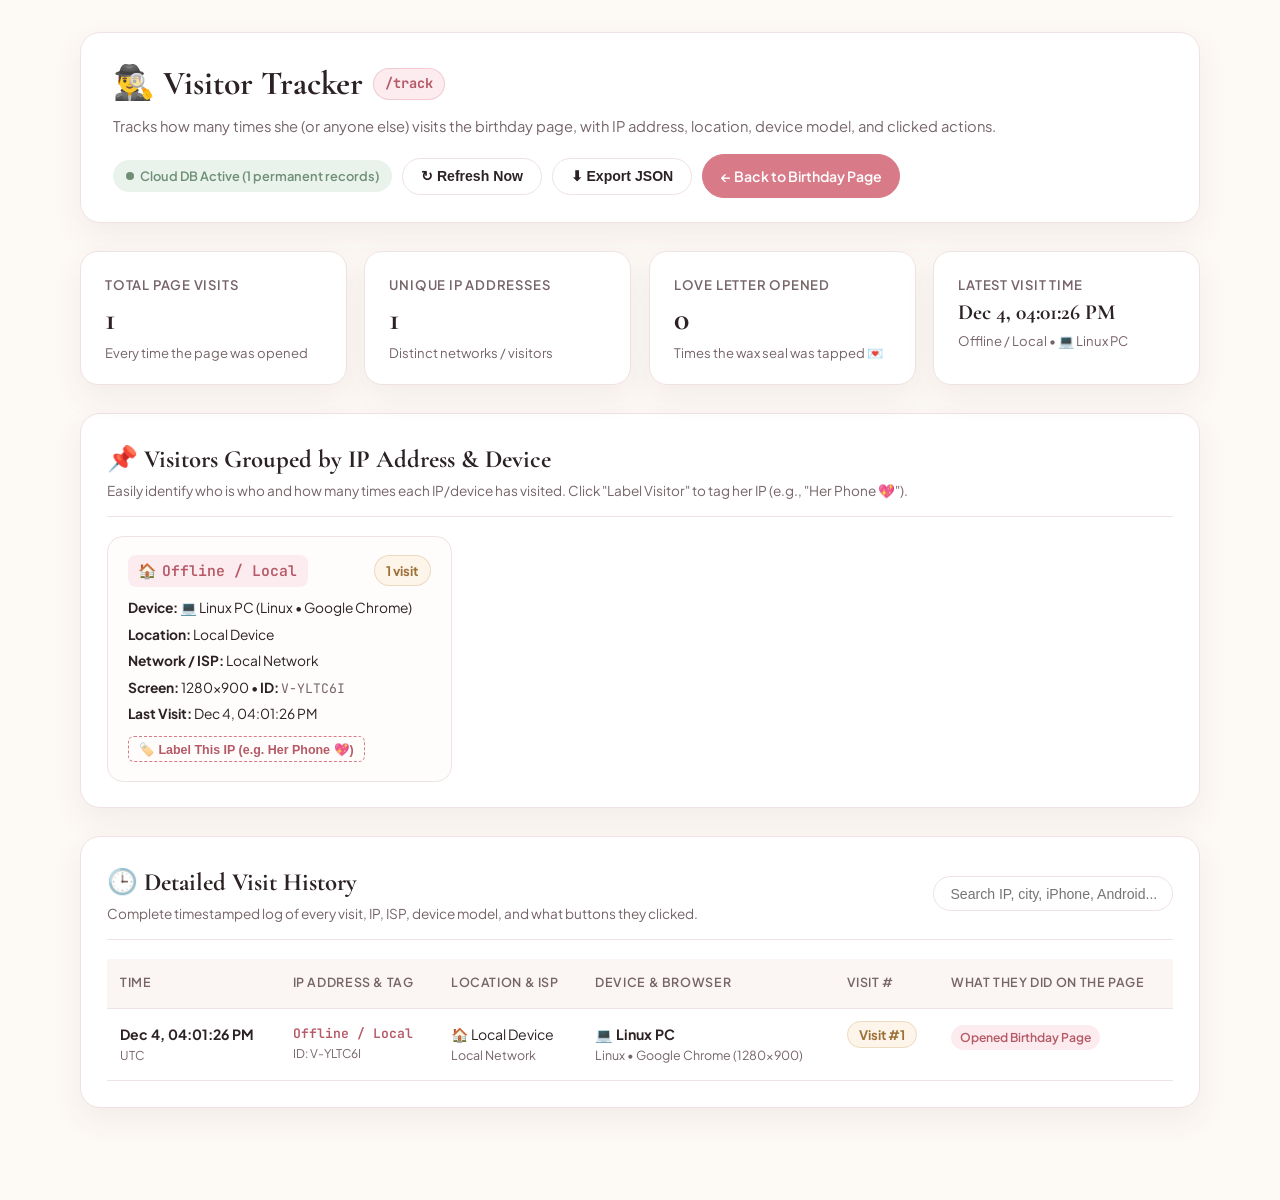
<file: track/index.html>
<!DOCTYPE html>
<html lang="en">
<head>
  <meta charset="UTF-8" />
  <meta name="viewport" content="width=device-width, initial-scale=1.0" />
  <title>Visitor Tracker • /track Dashboard</title>
  <link rel="preconnect" href="https://fonts.googleapis.com">
  <link rel="preconnect" href="https://fonts.gstatic.com" crossorigin>
  <link href="https://fonts.googleapis.com/css2?family=Cormorant+Garamond:ital,wght@0,600;0,700;1,400&family=Plus+Jakarta+Sans:wght@400;500;600;700&family=JetBrains+Mono:wght@400;500;600&display=swap" rel="stylesheet">
  <style>
    :root {
      --bg-cream: #FDF9F5;
      --bg-card: #FFFFFF;
      --rose-primary: #D87A88;
      --rose-dark: #B55967;
      --rose-soft: #FDECEF;
      --sage: #6E8F76;
      --sage-soft: #EAF2EC;
      --gold: #C89B62;
      --gold-soft: #FDF5EA;
      --ink: #2C2224;
      --ink-muted: #766468;
      --border: #EFE2E4;
      --shadow: 0 12px 32px rgba(93, 67, 71, 0.07);
    }

    * {
      box-sizing: border-box;
      margin: 0;
      padding: 0;
    }

    body {
      font-family: 'Plus Jakarta Sans', -apple-system, BlinkMacSystemFont, sans-serif;
      background-color: var(--bg-cream);
      color: var(--ink);
      line-height: 1.6;
      padding: 2rem 1.25rem 4rem;
      min-height: 100vh;
    }

    .container {
      max-width: 1120px;
      margin: 0 auto;
    }

    /* Top Header */
    .track-header {
      display: flex;
      flex-wrap: wrap;
      justify-content: space-between;
      align-items: center;
      gap: 1rem;
      background: var(--bg-card);
      padding: 1.5rem 2rem;
      border-radius: 20px;
      border: 1px solid var(--border);
      box-shadow: var(--shadow);
      margin-bottom: 1.75rem;
    }

    .header-left h1 {
      font-family: 'Cormorant Garamond', Georgia, serif;
      font-size: 2.1rem;
      font-weight: 700;
      color: var(--ink);
      display: flex;
      align-items: center;
      gap: 0.6rem;
    }

    .endpoint-pill {
      font-family: 'JetBrains Mono', monospace;
      font-size: 0.85rem;
      background: var(--rose-soft);
      color: var(--rose-dark);
      padding: 0.25rem 0.7rem;
      border-radius: 999px;
      border: 1px solid rgba(216, 122, 136, 0.3);
    }

    .header-left p {
      font-size: 0.92rem;
      color: var(--ink-muted);
      margin-top: 0.25rem;
    }

    .header-actions {
      display: flex;
      flex-wrap: wrap;
      gap: 0.65rem;
      align-items: center;
    }

    .btn {
      display: inline-flex;
      align-items: center;
      gap: 0.45rem;
      padding: 0.6rem 1.1rem;
      border-radius: 999px;
      font-size: 0.88rem;
      font-weight: 600;
      cursor: pointer;
      border: 1px solid var(--border);
      background: var(--bg-card);
      color: var(--ink);
      text-decoration: none;
      transition: all 0.2s ease;
    }

    .btn:hover {
      border-color: var(--rose-primary);
      transform: translateY(-1px);
    }

    .btn-primary {
      background: var(--rose-primary);
      color: #fff;
      border-color: var(--rose-primary);
    }

    .btn-primary:hover {
      background: var(--rose-dark);
    }

    .live-badge {
      display: inline-flex;
      align-items: center;
      gap: 0.4rem;
      font-size: 0.8rem;
      font-weight: 600;
      color: var(--sage);
      background: var(--sage-soft);
      padding: 0.35rem 0.8rem;
      border-radius: 999px;
    }

    .live-dot {
      width: 8px;
      height: 8px;
      border-radius: 50%;
      background: var(--sage);
      animation: pulse 1.8s infinite;
    }

    @keyframes pulse {
      0%, 100% { opacity: 1; transform: scale(1); }
      50% { opacity: 0.45; transform: scale(1.25); }
    }

    /* Stats Summary Grid */
    .stats-grid {
      display: grid;
      grid-template-columns: repeat(auto-fit, minmax(220px, 1fr));
      gap: 1.1rem;
      margin-bottom: 1.75rem;
    }

    .stat-card {
      background: var(--bg-card);
      border: 1px solid var(--border);
      border-radius: 18px;
      padding: 1.35rem 1.5rem;
      box-shadow: var(--shadow);
    }

    .stat-label {
      font-size: 0.82rem;
      font-weight: 600;
      text-transform: uppercase;
      letter-spacing: 0.06em;
      color: var(--ink-muted);
      margin-bottom: 0.4rem;
    }

    .stat-value {
      font-size: 2rem;
      font-weight: 700;
      color: var(--ink);
      font-family: 'Cormorant Garamond', serif;
      line-height: 1.1;
    }

    .stat-sub {
      font-size: 0.82rem;
      color: var(--ink-muted);
      margin-top: 0.35rem;
    }

    /* Unique IP / Visitor Summary Table */
    .section-card {
      background: var(--bg-card);
      border: 1px solid var(--border);
      border-radius: 20px;
      padding: 1.6rem;
      box-shadow: var(--shadow);
      margin-bottom: 1.75rem;
    }

    .section-card-header {
      display: flex;
      flex-wrap: wrap;
      justify-content: space-between;
      align-items: center;
      gap: 1rem;
      margin-bottom: 1.2rem;
      padding-bottom: 0.9rem;
      border-bottom: 1px solid var(--border);
    }

    .section-card-title {
      font-family: 'Cormorant Garamond', Georgia, serif;
      font-size: 1.55rem;
      font-weight: 700;
      color: var(--ink);
    }

    .search-input {
      padding: 0.55rem 1rem;
      border-radius: 999px;
      border: 1px solid var(--border);
      font-size: 0.88rem;
      min-width: 240px;
      outline: none;
    }

    .search-input:focus {
      border-color: var(--rose-primary);
    }

    /* Visitor Cards / Table */
    .visitor-summary-grid {
      display: grid;
      grid-template-columns: repeat(auto-fill, minmax(310px, 1fr));
      gap: 1rem;
    }

    .person-card {
      border: 1px solid var(--border);
      border-radius: 16px;
      padding: 1.15rem 1.25rem;
      background: #FFFDFB;
      transition: transform 0.2s ease, box-shadow 0.2s ease;
    }

    .person-card:hover {
      transform: translateY(-2px);
      box-shadow: 0 8px 20px rgba(93, 67, 71, 0.08);
    }

    .person-top {
      display: flex;
      justify-content: space-between;
      align-items: flex-start;
      gap: 0.75rem;
      margin-bottom: 0.65rem;
    }

    .ip-badge {
      font-family: 'JetBrains Mono', monospace;
      font-size: 0.92rem;
      font-weight: 600;
      color: var(--rose-dark);
      background: var(--rose-soft);
      padding: 0.25rem 0.65rem;
      border-radius: 8px;
      display: inline-flex;
      align-items: center;
      gap: 0.4rem;
    }

    .visit-count-pill {
      font-size: 0.82rem;
      font-weight: 700;
      background: var(--gold-soft);
      color: #9C7036;
      padding: 0.25rem 0.7rem;
      border-radius: 999px;
      border: 1px solid rgba(200, 155, 98, 0.3);
    }

    .person-meta {
      font-size: 0.86rem;
      color: var(--ink);
      display: flex;
      flex-direction: column;
      gap: 0.28rem;
    }

    .person-meta span {
      color: var(--ink-muted);
    }

    .nickname-btn {
      margin-top: 0.7rem;
      font-size: 0.78rem;
      padding: 0.28rem 0.65rem;
      border-radius: 6px;
      border: 1px dashed var(--rose-primary);
      background: transparent;
      color: var(--rose-dark);
      cursor: pointer;
      font-weight: 600;
    }

    .nickname-btn:hover {
      background: var(--rose-soft);
    }

    .nickname-tag {
      display: inline-block;
      background: #E8F5E9;
      color: #2E7D32;
      font-weight: 700;
      font-size: 0.78rem;
      padding: 0.15rem 0.55rem;
      border-radius: 6px;
      margin-left: 0.35rem;
    }

    /* Detailed Log Table */
    .table-wrap {
      overflow-x: auto;
    }

    table {
      width: 100%;
      border-collapse: collapse;
      font-size: 0.88rem;
    }

    th, td {
      text-align: left;
      padding: 0.9rem 0.85rem;
      border-bottom: 1px solid var(--border);
      vertical-align: top;
    }

    th {
      font-size: 0.78rem;
      text-transform: uppercase;
      letter-spacing: 0.05em;
      color: var(--ink-muted);
      font-weight: 600;
      background: #FBF6F3;
    }

    tr:hover td {
      background: #FFF9FA;
    }

    .action-chip {
      display: inline-block;
      font-size: 0.76rem;
      font-weight: 600;
      padding: 0.18rem 0.55rem;
      border-radius: 999px;
      background: var(--rose-soft);
      color: var(--rose-dark);
      margin: 0.12rem 0.2rem 0.12rem 0;
    }

    .empty-state {
      text-align: center;
      padding: 3rem 1rem;
      color: var(--ink-muted);
    }

    .mono {
      font-family: 'JetBrains Mono', monospace;
      font-size: 0.82rem;
    }
  </style>
</head>
<body>
  <div class="container">
    <!-- HEADER -->
    <header class="track-header">
      <div class="header-left">
        <h1>
          <span>🕵️‍♂️ Visitor Tracker</span>
          <span class="endpoint-pill">/track</span>
        </h1>
        <p>Tracks how many times she (or anyone else) visits the birthday page, with IP address, location, device model, and clicked actions.</p>
      </div>
      <div class="header-actions">
        <span class="live-badge" id="sync-status">
          <span class="live-dot"></span>
          <span id="sync-label">Live Cloud + Local Sync</span>
        </span>
        <button class="btn" id="refresh-btn">↻ Refresh Now</button>
        <button class="btn" id="export-btn">⬇ Export JSON</button>
        <a href="../index.html" class="btn btn-primary">← Back to Birthday Page</a>
      </div>
    </header>

    <!-- STATS CARDS -->
    <div class="stats-grid">
      <div class="stat-card">
        <div class="stat-label">Total Page Visits</div>
        <div class="stat-value" id="stat-total-visits">0</div>
        <div class="stat-sub">Every time the page was opened</div>
      </div>
      <div class="stat-card">
        <div class="stat-label">Unique IP Addresses</div>
        <div class="stat-value" id="stat-unique-ips">0</div>
        <div class="stat-sub">Distinct networks / visitors</div>
      </div>
      <div class="stat-card">
        <div class="stat-label">Love Letter Opened</div>
        <div class="stat-value" id="stat-letter-opens">0</div>
        <div class="stat-sub">Times the wax seal was tapped 💌</div>
      </div>
      <div class="stat-card">
        <div class="stat-label">Latest Visit Time</div>
        <div class="stat-value" id="stat-last-visit" style="font-size: 1.35rem; margin-top: 0.35rem;">—</div>
        <div class="stat-sub" id="stat-last-ip">Waiting for visits...</div>
      </div>
    </div>

    <!-- UNIQUE VISITORS BY IP / DEVICE (EASY IDENTIFICATION) -->
    <section class="section-card">
      <div class="section-card-header">
        <div>
          <h2 class="section-card-title">📌 Visitors Grouped by IP Address & Device</h2>
          <p style="font-size: 0.85rem; color: var(--ink-muted);">Easily identify who is who and how many times each IP/device has visited. Click "Label Visitor" to tag her IP (e.g., "Her Phone 💖").</p>
        </div>
      </div>
      <div class="visitor-summary-grid" id="visitor-summary-grid">
        <div class="empty-state">Loading visitor summary...</div>
      </div>
    </section>

    <!-- FULL CHRONOLOGICAL VISIT LOG -->
    <section class="section-card">
      <div class="section-card-header">
        <div>
          <h2 class="section-card-title">🕒 Detailed Visit History</h2>
          <p style="font-size: 0.85rem; color: var(--ink-muted);">Complete timestamped log of every visit, IP, ISP, device model, and what buttons they clicked.</p>
        </div>
        <input type="text" id="search-input" class="search-input" placeholder="Search IP, city, iPhone, Android..." />
      </div>

      <div class="table-wrap">
        <table>
          <thead>
            <tr>
              <th>Time</th>
              <th>IP Address & Tag</th>
              <th>Location & ISP</th>
              <th>Device & Browser</th>
              <th>Visit #</th>
              <th>What They Did on the Page</th>
            </tr>
          </thead>
          <tbody id="visit-log-tbody">
            <tr>
              <td colspan="6" class="empty-state">Loading visit logs...</td>
            </tr>
          </tbody>
        </table>
      </div>
    </section>
  </div>

  <script>
    const STORAGE_KEY = "bday_scrapbook_visitor_logs_v1";
    const LABELS_KEY = "bday_visitor_ip_labels_v1";
    const DB_APP_KEY = "6o77ku48";
    const KV_BASE = "https://keyvalue.immanuel.co/api/KeyVal";
    const LIVE_SYNC_TOPIC = "jit-sarmili-zifa-bday-track-9921";

    let allVisits = [];
    let cloudIpLabels = {};

    function decodeRecordBase64(b64) {
      try {
        if (!b64) return null;
        let clean = String(b64).replace(/-/g, "+").replace(/_/g, "/");
        while (clean.length % 4 !== 0) clean += "=";
        const json = decodeURIComponent(escape(atob(clean)));
        return JSON.parse(json);
      } catch (e) {
        return null;
      }
    }

    function encodeBase64Url(obj) {
      try {
        const json = JSON.stringify(obj);
        return btoa(unescape(encodeURIComponent(json)))
          .replace(/\+/g, "-")
          .replace(/\//g, "_")
          .replace(/=+$/, "");
      } catch (e) {
        return "";
      }
    }

    function getIpLabels() {
      try {
        const local = JSON.parse(localStorage.getItem(LABELS_KEY) || "{}");
        return { ...cloudIpLabels, ...local };
      } catch (e) {
        return { ...cloudIpLabels };
      }
    }

    async function saveIpLabel(ip, label) {
      const labels = getIpLabels();
      if (label && label.trim()) {
        labels[ip] = label.trim();
      } else {
        delete labels[ip];
      }
      cloudIpLabels = labels;
      localStorage.setItem(LABELS_KEY, JSON.stringify(labels));
      renderDashboard();
      // Sync IP labels to cloud database so nicknames also appear across all your devices
      try {
        const b64 = encodeBase64Url(labels);
        if (b64) {
          await fetch(`${KV_BASE}/UpdateValue/${DB_APP_KEY}/ip_labels/${b64}`, { method: "POST" });
        }
      } catch (e) {}
    }

    function getLocalVisits() {
      try {
        return JSON.parse(localStorage.getItem(STORAGE_KEY) || "[]");
      } catch (e) {
        return [];
      }
    }

    async function fetchPermanentDatabaseVisits() {
      const records = [];
      try {
        // 1. Load synced IP labels from database
        const lblRes = await fetch(`${KV_BASE}/GetValue/${DB_APP_KEY}/ip_labels`);
        if (lblRes.ok) {
          const lblRaw = await lblRes.json();
          const decodedLabels = decodeRecordBase64(lblRaw);
          if (decodedLabels && typeof decodedLabels === "object") {
            cloudIpLabels = decodedLabels;
          }
        }

        // 2. Load total permanent visit count from database
        const countRes = await fetch(`${KV_BASE}/GetValue/${DB_APP_KEY}/visit_count`);
        if (!countRes.ok) return records;
        const countRaw = await countRes.json();
        const total = parseInt(countRaw, 10) || 0;
        if (total <= 0) return records;

        // Fetch all immutable visit slots (visit_1 .. visit_N) in parallel batches
        const indices = [];
        for (let i = 1; i <= total; i++) indices.push(i);

        const fetched = await Promise.all(
          indices.map(async (idx) => {
            try {
              const r = await fetch(`${KV_BASE}/GetValue/${DB_APP_KEY}/visit_${idx}`);
              if (!r.ok) return null;
              const raw = await r.json();
              const parsed = decodeRecordBase64(raw);
              if (parsed) parsed.dbId = idx;
              return parsed;
            } catch (err) {
              return null;
            }
          })
        );

        fetched.forEach((item) => {
          if (item && item.sessionId) records.push(item);
        });
      } catch (e) {}
      return records;
    }

    async function fetchNtfyStreamVisits() {
      try {
        // Note: since=0 is required by ntfy.sh to return all stored history
        const res = await fetch(`https://ntfy.sh/${encodeURIComponent(LIVE_SYNC_TOPIC)}/json?poll=1&since=0`);
        if (!res.ok) return [];

        const text = await res.text();
        const lines = text.trim().split("\n").filter(Boolean);
        const streamMap = new Map();

        for (const line of lines) {
          try {
            const env = JSON.parse(line);
            if (env && env.event === "message" && env.message) {
              const payload = JSON.parse(env.message);
              if (payload && payload.sessionId) {
                const existing = streamMap.get(payload.sessionId);
                if (!existing) {
                  streamMap.set(payload.sessionId, payload);
                } else {
                  const mergedActions = Array.from(new Set([...(existing.actions || []), ...(payload.actions || [])]));
                  streamMap.set(payload.sessionId, { ...existing, ...payload, actions: mergedActions });
                }
              }
            }
          } catch (err) {}
        }

        return Array.from(streamMap.values());
      } catch (e) {
        return [];
      }
    }

    async function backfillLocalToDatabase(localRecords, dbRecords) {
      // If this browser has any older local visits that aren't in the permanent Cloud DB yet,
      // automatically upload them so no past visit is ever lost and every device sees them!
      const dbSessions = new Set(dbRecords.map((r) => r.sessionId));
      const missing = localRecords.filter(
        (r) => r && r.sessionId && !dbSessions.has(r.sessionId) && r.ip && r.ip !== "Detecting..."
      );
      if (missing.length === 0) return;

      try {
        const countRes = await fetch(`${KV_BASE}/GetValue/${DB_APP_KEY}/visit_count`);
        let currentCount = 0;
        if (countRes.ok) {
          currentCount = parseInt(await countRes.json(), 10) || 0;
        }
        for (const record of missing) {
          const b64 = encodeBase64Url(record);
          if (!b64) continue;
          currentCount += 1;
          record.dbId = currentCount;
          await fetch(`${KV_BASE}/UpdateValue/${DB_APP_KEY}/visit_${currentCount}/${b64}`, { method: "POST" });
          await fetch(`${KV_BASE}/UpdateValue/${DB_APP_KEY}/visit_count/${currentCount}`, { method: "POST" });
        }
      } catch (e) {}
    }

    async function loadAllVisits() {
      const syncLabel = document.getElementById("sync-label");
      syncLabel.textContent = "Syncing Permanent Cloud DB...";

      const local = getLocalVisits();
      const [dbVisits, streamVisits] = await Promise.all([
        fetchPermanentDatabaseVisits(),
        fetchNtfyStreamVisits()
      ]);

      // Automatically backfill any local or stream visits into the permanent database
      await backfillLocalToDatabase([...streamVisits, ...local], dbVisits);

      // Merge all sources (Permanent DB + Real-Time Stream + Local Storage) without ever deleting a single visit
      const mergedMap = new Map();
      [...dbVisits, ...streamVisits, ...local].forEach((item) => {
        if (!item || !item.sessionId) return;
        const prev = mergedMap.get(item.sessionId);
        if (!prev) {
          mergedMap.set(item.sessionId, item);
        } else {
          const actions = Array.from(new Set([...(prev.actions || []), ...(item.actions || [])]));
          const ip = (item.ip && item.ip !== "Detecting...") ? item.ip : prev.ip;
          const dbId = item.dbId || prev.dbId;
          mergedMap.set(item.sessionId, { ...prev, ...item, ip, actions, dbId });
        }
      });

      allVisits = Array.from(mergedMap.values()).sort(
        (a, b) => new Date(b.timestamp).getTime() - new Date(a.timestamp).getTime()
      );

      // Save full merged database locally (no truncation!)
      try {
        localStorage.setItem(STORAGE_KEY, JSON.stringify(allVisits));
      } catch (e) {}

      syncLabel.textContent = `Cloud DB Active (${allVisits.length} permanent records)`;
      renderDashboard();
    }

    function escapeHtml(str) {
      return String(str || "").replace(/[&<>"']/g, (m) => ({
        "&": "&amp;",
        "<": "&lt;",
        ">": "&gt;",
        '"': "&quot;",
        "'": "&#39;"
      }[m]));
    }

    function formatTime(iso) {
      if (!iso) return "—";
      const d = new Date(iso);
      return d.toLocaleString(undefined, {
        month: "short",
        day: "numeric",
        hour: "2-digit",
        minute: "2-digit",
        second: "2-digit"
      });
    }

    function renderDashboard() {
      const labels = getIpLabels();
      const query = (document.getElementById("search-input").value || "").toLowerCase().trim();

      // Compute top-level stats
      document.getElementById("stat-total-visits").textContent = allVisits.length;

      const uniqueIps = new Set(allVisits.map((v) => v.ip || v.visitorId)).size;
      document.getElementById("stat-unique-ips").textContent = uniqueIps;

      const letterOpens = allVisits.filter(
        (v) => Array.isArray(v.actions) && v.actions.some((a) => a.includes("Love Letter"))
      ).length;
      document.getElementById("stat-letter-opens").textContent = letterOpens;

      if (allVisits.length > 0) {
        const latest = allVisits[0];
        document.getElementById("stat-last-visit").textContent = formatTime(latest.timestamp);
        const tag = labels[latest.ip] ? ` (${labels[latest.ip]})` : "";
        document.getElementById("stat-last-ip").textContent = `${latest.ip}${tag} • ${latest.device || ""}`;
      } else {
        document.getElementById("stat-last-visit").textContent = "No visits yet";
        document.getElementById("stat-last-ip").textContent = "Open the main page to test!";
      }

      // Group by IP + VisitorID for easy identification
      const grouped = new Map();
      allVisits.forEach((v) => {
        const key = v.ip && v.ip !== "Detecting..." ? v.ip : (v.visitorId || "Unknown");
        if (!grouped.has(key)) {
          grouped.set(key, {
            ip: v.ip || "Unknown IP",
            visitorIds: new Set([v.visitorId]),
            count: 0,
            firstSeen: v.timestamp,
            lastSeen: v.timestamp,
            city: v.city,
            region: v.region,
            country: v.country,
            flag: v.flag || "🌍",
            isp: v.isp,
            device: v.device,
            os: v.os,
            browser: v.browser,
            screen: v.screen,
            actions: new Set()
          });
        }
        const g = grouped.get(key);
        g.count += 1;
        if (v.visitorId) g.visitorIds.add(v.visitorId);
        if (new Date(v.timestamp) > new Date(g.lastSeen)) g.lastSeen = v.timestamp;
        if (new Date(v.timestamp) < new Date(g.firstSeen)) g.firstSeen = v.timestamp;
        (v.actions || []).forEach((a) => g.actions.add(a));
      });

      const summaryGrid = document.getElementById("visitor-summary-grid");
      if (grouped.size === 0) {
        summaryGrid.innerHTML = `<div class="empty-state">No visits recorded yet. Open the main birthday page and refresh this dashboard!</div>`;
      } else {
        summaryGrid.innerHTML = Array.from(grouped.values())
          .map((g) => {
            const customName = labels[g.ip] || "";
            return `
              <div class="person-card">
                <div class="person-top">
                  <div>
                    <div class="ip-badge">
                      <span>${escapeHtml(g.flag)}</span>
                      <span>${escapeHtml(g.ip)}</span>
                    </div>
                    ${customName ? `<span class="nickname-tag">${escapeHtml(customName)}</span>` : ""}
                  </div>
                  <span class="visit-count-pill">${g.count} ${g.count === 1 ? "visit" : "visits"}</span>
                </div>
                <div class="person-meta">
                  <div><strong>Device:</strong> ${escapeHtml(g.device)} (${escapeHtml(g.os)} • ${escapeHtml(g.browser)})</div>
                  <div><strong>Location:</strong> ${escapeHtml([g.city, g.region, g.country].filter(Boolean).join(", ") || "Unknown")}</div>
                  <div><strong>Network / ISP:</strong> ${escapeHtml(g.isp || "Unknown")}</div>
                  <div><strong>Screen:</strong> ${escapeHtml(g.screen || "—")} • <strong>ID:</strong> <span class="mono">${escapeHtml(Array.from(g.visitorIds).join(", "))}</span></div>
                  <div><strong>Last Visit:</strong> ${escapeHtml(formatTime(g.lastSeen))}</div>
                </div>
                <button class="nickname-btn" data-label-ip="${escapeHtml(g.ip)}">
                  🏷️ ${customName ? "Edit Label" : "Label This IP (e.g. Her Phone 💖)"}
                </button>
              </div>
            `;
          })
          .join("");

        summaryGrid.querySelectorAll("[data-label-ip]").forEach((btn) => {
          btn.addEventListener("click", () => {
            const ip = btn.getAttribute("data-label-ip");
            const current = getIpLabels()[ip] || "";
            const next = prompt(`Give IP "${ip}" an easy nickname (e.g. "Her iPhone 💖" or "My PC"):`, current);
            if (next !== null) {
              saveIpLabel(ip, next);
            }
          });
        });
      }

      // Render detailed table
      const filtered = allVisits.filter((v) => {
        if (!query) return true;
        const hay = [
          v.ip,
          v.visitorId,
          v.city,
          v.region,
          v.country,
          v.isp,
          v.device,
          v.os,
          v.browser,
          labels[v.ip] || "",
          ...(v.actions || [])
        ]
          .join(" ")
          .toLowerCase();
        return hay.includes(query);
      });

      const tbody = document.getElementById("visit-log-tbody");
      if (filtered.length === 0) {
        tbody.innerHTML = `<tr><td colspan="6" class="empty-state">No matching visits found.</td></tr>`;
      } else {
        tbody.innerHTML = filtered
          .map((v) => {
            const customName = labels[v.ip] || "";
            const loc = [v.city, v.region, v.country].filter(Boolean).join(", ") || "Unknown";
            const actionsHtml = (v.actions || ["Opened Page"])
              .map((a) => `<span class="action-chip">${escapeHtml(a)}</span>`)
              .join("");

            return `
              <tr>
                <td style="white-space: nowrap;">
                  <strong>${escapeHtml(formatTime(v.timestamp))}</strong>
                  <div style="font-size: 0.76rem; color: var(--ink-muted);">${escapeHtml(v.timezone || "")}</div>
                </td>
                <td>
                  <div class="mono" style="font-weight: 600; color: var(--rose-dark);">${escapeHtml(v.ip)}</div>
                  ${customName ? `<div class="nickname-tag" style="margin: 0.25rem 0 0 0;">${escapeHtml(customName)}</div>` : ""}
                  <div style="font-size: 0.75rem; color: var(--ink-muted);">ID: ${escapeHtml(v.visitorId || "—")}</div>
                </td>
                <td>
                  <div>${escapeHtml(v.flag || "🌍")} ${escapeHtml(loc)}</div>
                  <div style="font-size: 0.78rem; color: var(--ink-muted);">${escapeHtml(v.isp || "")}</div>
                </td>
                <td>
                  <div><strong>${escapeHtml(v.device || "Unknown Device")}</strong></div>
                  <div style="font-size: 0.78rem; color: var(--ink-muted);">${escapeHtml(v.os || "")} • ${escapeHtml(v.browser || "")} (${escapeHtml(v.screen || "")})</div>
                </td>
                <td>
                  <span class="visit-count-pill">Visit #${escapeHtml(v.deviceVisitCount || 1)}</span>
                </td>
                <td>${actionsHtml}</td>
              </tr>
            `;
          })
          .join("");
      }
    }

    document.getElementById("refresh-btn").addEventListener("click", loadAllVisits);
    document.getElementById("search-input").addEventListener("input", renderDashboard);

    document.getElementById("export-btn").addEventListener("click", () => {
      const dataStr = "data:text/json;charset=utf-8," + encodeURIComponent(JSON.stringify(allVisits, null, 2));
      const a = document.createElement("a");
      a.setAttribute("href", dataStr);
      a.setAttribute("download", `birthday-visitor-logs-${new Date().toISOString().slice(0, 10)}.json`);
      document.body.appendChild(a);
      a.click();
      a.remove();
    });

    // Initial load & auto-refresh every 15 seconds
    loadAllVisits();
    setInterval(loadAllVisits, 15000);
  </script>
</body>
</html>
</file>
